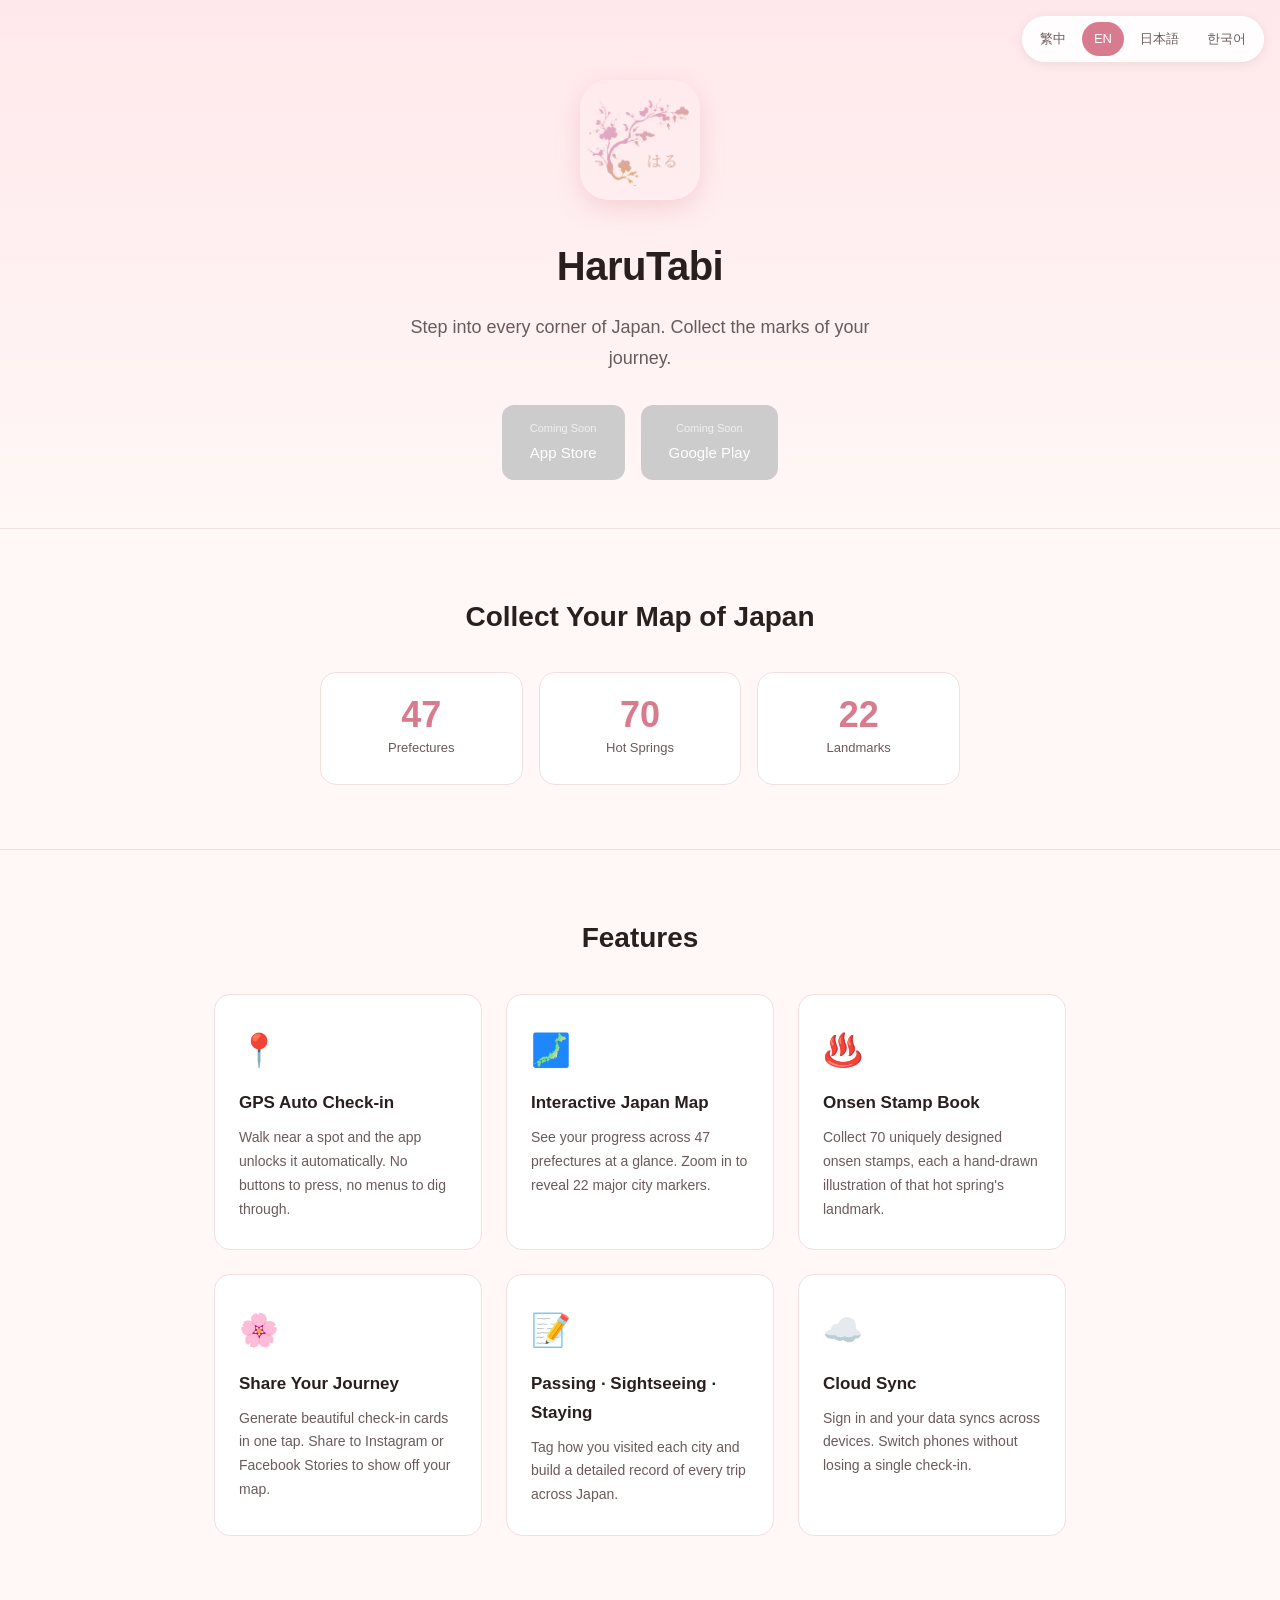
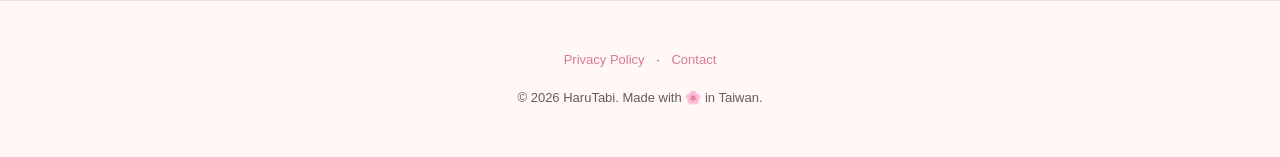
<file: index.html>
<!DOCTYPE html>
<html lang="en">
<head>
<meta charset="UTF-8">
<meta name="viewport" content="width=device-width, initial-scale=1.0">
<title>HaruTabi</title>
<meta name="description" content="HaruTabi — Japan travel check-in app. Collect prefectures, hot springs, and landmarks across Japan.">
<link rel="icon" type="image/png" href="/icon.png">
<link rel="alternate" hreflang="zh-Hant" href="https://joshuall.github.io/zh/">
<link rel="alternate" hreflang="en" href="https://joshuall.github.io/en/">
<link rel="alternate" hreflang="ja" href="https://joshuall.github.io/ja/">
<link rel="alternate" hreflang="ko" href="https://joshuall.github.io/ko/">
<link rel="alternate" hreflang="x-default" href="https://joshuall.github.io/">
<script>
(function() {
  var lang = (navigator.language || navigator.userLanguage || 'en').toLowerCase();
  var target = '/en/';
  if (lang.startsWith('zh')) target = '/zh/';
  else if (lang.startsWith('ja')) target = '/ja/';
  else if (lang.startsWith('ko')) target = '/ko/';
  location.replace(target);
})();
</script>
<meta http-equiv="refresh" content="0; url=/en/">
<style>
  body{font-family:-apple-system,BlinkMacSystemFont,sans-serif;background:#FFF8F6;color:#2A1F1F;display:flex;align-items:center;justify-content:center;min-height:100vh;margin:0;padding:24px;text-align:center}
  .box{max-width:440px}
  h1{font-size:28px;margin-bottom:8px}
  p{color:#6B5A5A;margin-bottom:24px}
  .langs{display:flex;gap:8px;justify-content:center;flex-wrap:wrap}
  .langs a{padding:10px 18px;background:#D97B8E;color:white;text-decoration:none;border-radius:999px;font-size:14px;font-weight:500}
  .langs a:hover{background:#C5667A}
</style>
</head>
<body>
<div class="box">
  <h1>HaruTabi</h1>
  <p>Choose your language / 選擇語言 / 言語を選択 / 언어 선택</p>
  <div class="langs">
    <a href="/zh/">繁中</a>
    <a href="/en/">English</a>
    <a href="/ja/">日本語</a>
    <a href="/ko/">한국어</a>
  </div>
</div>
</body>
</html>
</file>
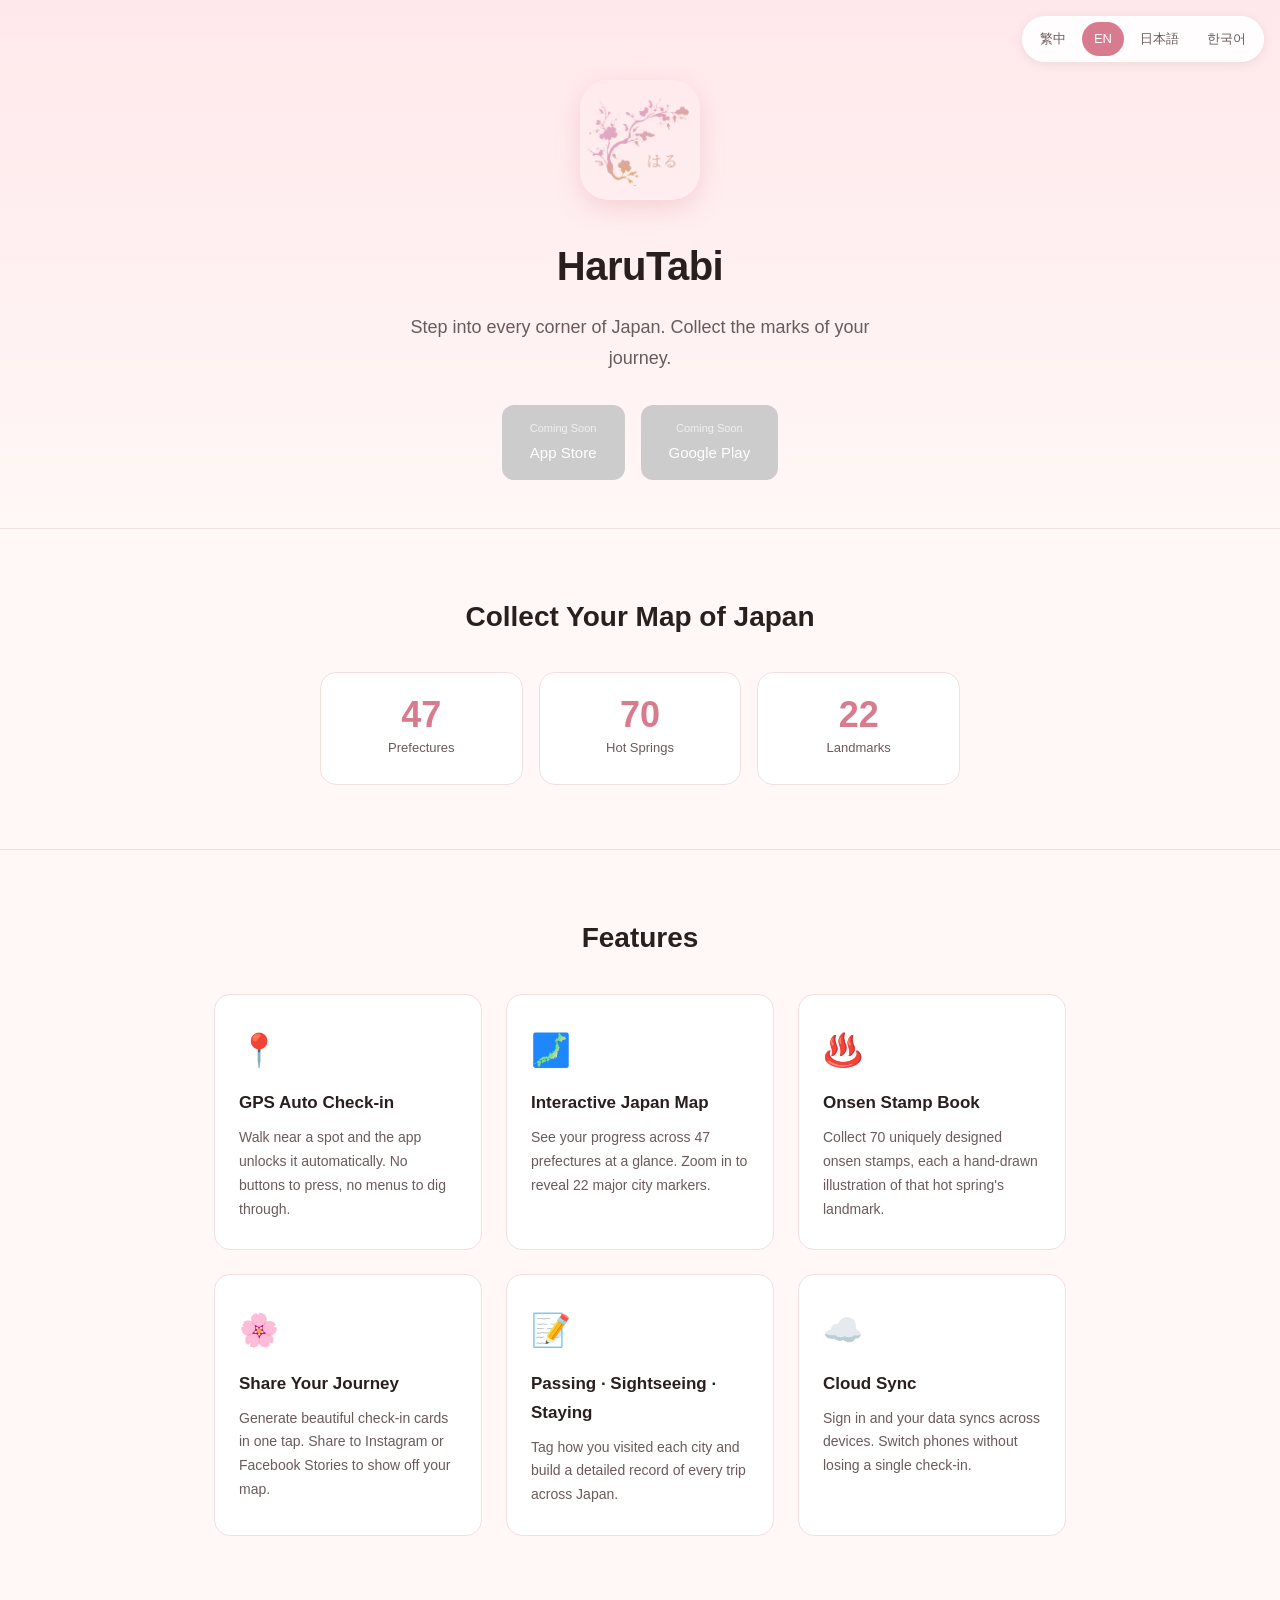
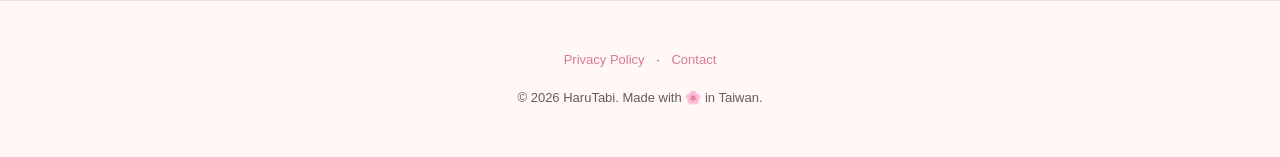
<file: en/index.html>
<!DOCTYPE html>
<html lang="en">
<head>
<meta charset="UTF-8">
<meta name="viewport" content="width=device-width, initial-scale=1.0">
<title>HaruTabi — Collect Your Japan Journey</title>
<meta name="description" content="HaruTabi is a Japan travel check-in app. GPS auto check-in at 47 prefectures, 70 iconic hot springs, and 22 landmarks. Unlock stamps and paint your own map of Japan.">
<meta property="og:title" content="HaruTabi — Collect Your Japan Journey">
<meta property="og:description" content="Step into every corner of Japan. Collect the marks of your journey.">
<meta property="og:type" content="website">
<meta property="og:url" content="https://joshuall.github.io/en/">
<link rel="icon" type="image/png" href="/icon.png">
<link rel="canonical" href="https://joshuall.github.io/en/">
<link rel="alternate" hreflang="zh-Hant" href="https://joshuall.github.io/zh/">
<link rel="alternate" hreflang="en" href="https://joshuall.github.io/en/">
<link rel="alternate" hreflang="ja" href="https://joshuall.github.io/ja/">
<link rel="alternate" hreflang="ko" href="https://joshuall.github.io/ko/">
<link rel="alternate" hreflang="x-default" href="https://joshuall.github.io/">
<link rel="stylesheet" href="/styles.css">
</head>
<body>

<nav class="lang-switcher" aria-label="Language">
  <a href="/zh/" hreflang="zh-Hant">繁中</a>
  <a href="/en/" class="active" hreflang="en">EN</a>
  <a href="/ja/" hreflang="ja">日本語</a>
  <a href="/ko/" hreflang="ko">한국어</a>
</nav>

<header>
  <img class="icon" src="/icon.png" alt="HaruTabi" onerror="this.style.display='none'">
  <h1>HaruTabi</h1>
  <p class="tagline">Step into every corner of Japan. Collect the marks of your journey.</p>
  <div class="store-badges">
    <a href="#" class="disabled">
      <span class="sub">Coming Soon</span>
      App Store
    </a>
    <a href="#" class="disabled">
      <span class="sub">Coming Soon</span>
      Google Play
    </a>
  </div>
</header>

<section>
  <div class="container">
    <h2>Collect Your Map of Japan</h2>
    <div class="stats">
      <div class="stat"><span class="num">47</span><span class="label">Prefectures</span></div>
      <div class="stat"><span class="num">70</span><span class="label">Hot Springs</span></div>
      <div class="stat"><span class="num">22</span><span class="label">Landmarks</span></div>
    </div>
  </div>
</section>

<section>
  <div class="container">
    <h2>Features</h2>
    <div class="features">
      <div class="feature">
        <span class="emoji">📍</span>
        <h3>GPS Auto Check-in</h3>
        <p>Walk near a spot and the app unlocks it automatically. No buttons to press, no menus to dig through.</p>
      </div>
      <div class="feature">
        <span class="emoji">🗾</span>
        <h3>Interactive Japan Map</h3>
        <p>See your progress across 47 prefectures at a glance. Zoom in to reveal 22 major city markers.</p>
      </div>
      <div class="feature">
        <span class="emoji">♨️</span>
        <h3>Onsen Stamp Book</h3>
        <p>Collect 70 uniquely designed onsen stamps, each a hand-drawn illustration of that hot spring's landmark.</p>
      </div>
      <div class="feature">
        <span class="emoji">🌸</span>
        <h3>Share Your Journey</h3>
        <p>Generate beautiful check-in cards in one tap. Share to Instagram or Facebook Stories to show off your map.</p>
      </div>
      <div class="feature">
        <span class="emoji">📝</span>
        <h3>Passing · Sightseeing · Staying</h3>
        <p>Tag how you visited each city and build a detailed record of every trip across Japan.</p>
      </div>
      <div class="feature">
        <span class="emoji">☁️</span>
        <h3>Cloud Sync</h3>
        <p>Sign in and your data syncs across devices. Switch phones without losing a single check-in.</p>
      </div>
    </div>
  </div>
</section>

<footer>
  <a href="/harutabi-privacy/">Privacy Policy</a>
  ·
  <a href="/harutabi-privacy/#contact">Contact</a>
  <div class="copyright">© 2026 HaruTabi. Made with 🌸 in Taiwan.</div>
</footer>

</body>
</html>
</file>
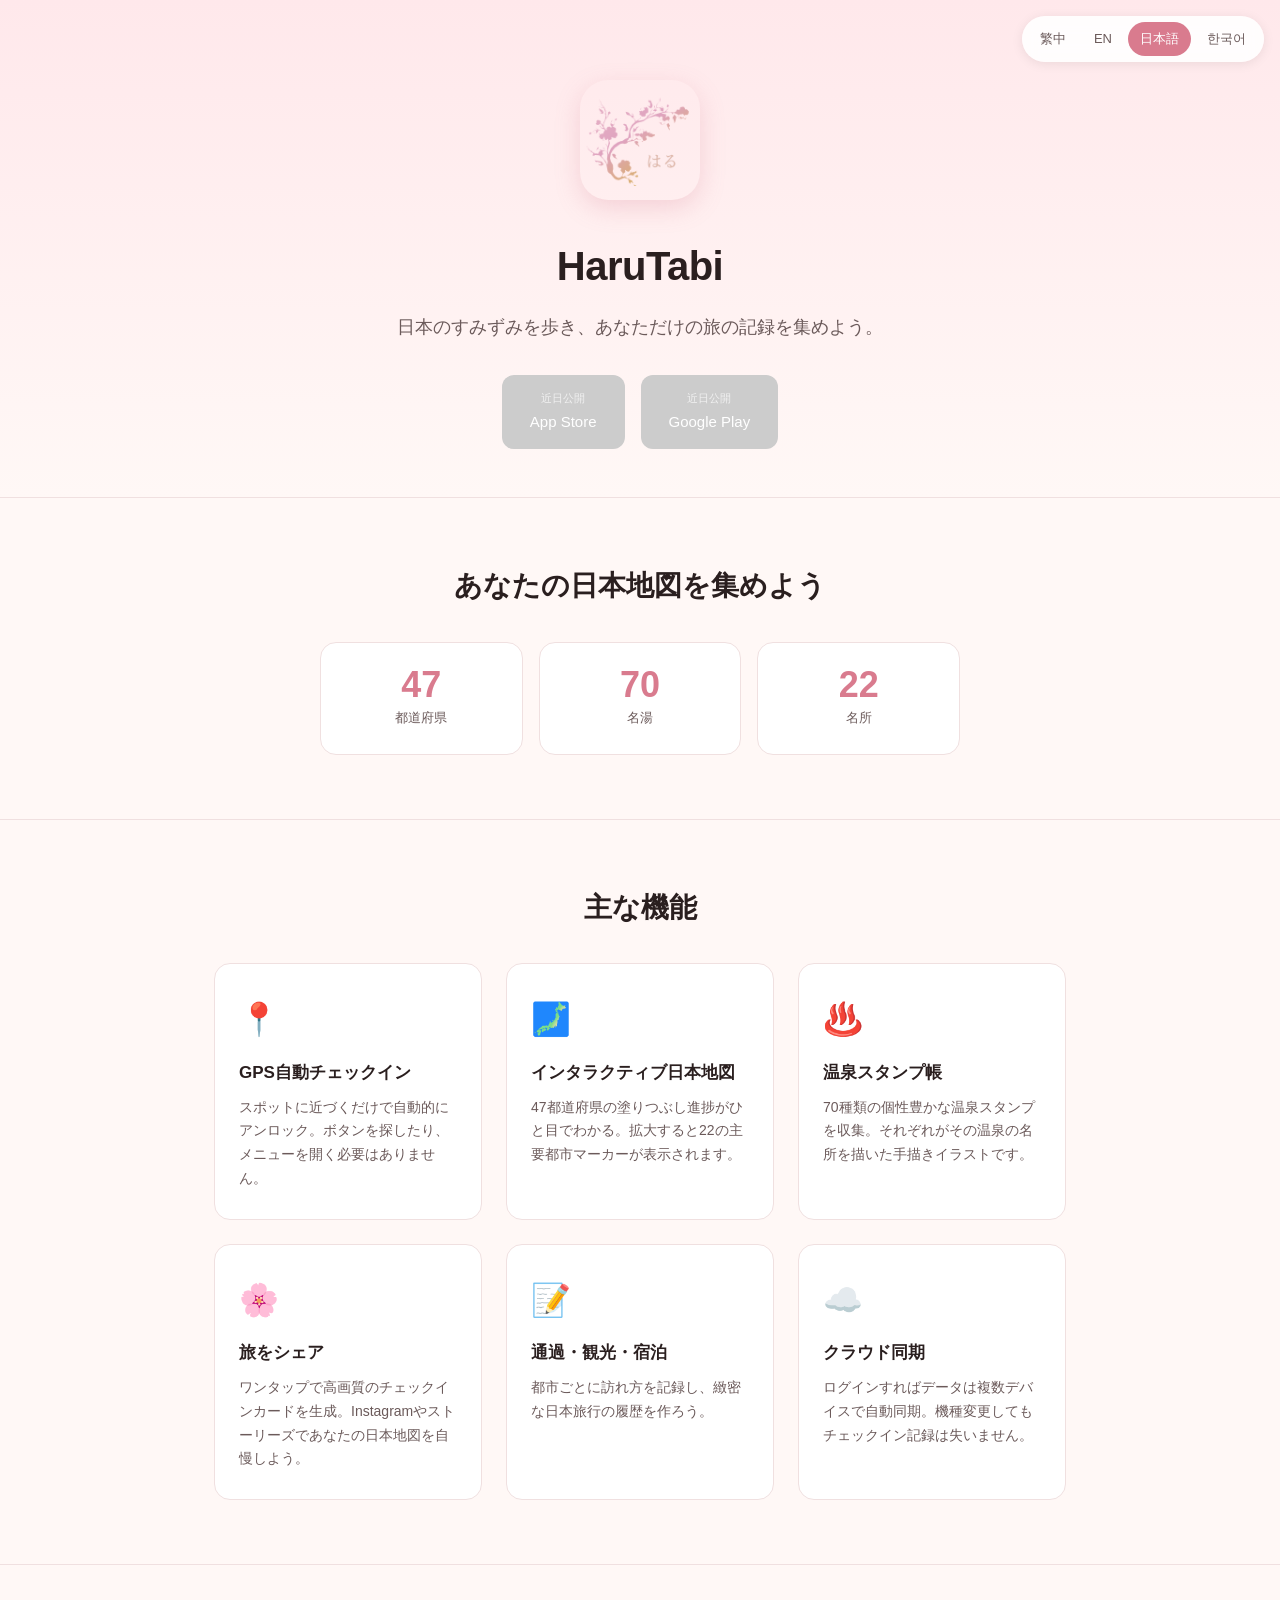
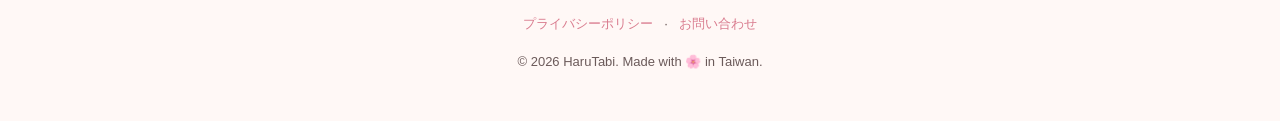
<file: ja/index.html>
<!DOCTYPE html>
<html lang="ja">
<head>
<meta charset="UTF-8">
<meta name="viewport" content="width=device-width, initial-scale=1.0">
<title>HaruTabi — 日本旅コレクション</title>
<meta name="description" content="HaruTabi は日本旅行チェックインアプリ。47都道府県、70の名湯、22の名所をGPSで自動チェックイン。スタンプを解放し、あなただけの日本地図を描こう。">
<meta property="og:title" content="HaruTabi — 日本旅コレクション">
<meta property="og:description" content="日本のすみずみを歩き、あなただけの旅の記録を集めよう。">
<meta property="og:type" content="website">
<meta property="og:url" content="https://joshuall.github.io/ja/">
<link rel="icon" type="image/png" href="/icon.png">
<link rel="canonical" href="https://joshuall.github.io/ja/">
<link rel="alternate" hreflang="zh-Hant" href="https://joshuall.github.io/zh/">
<link rel="alternate" hreflang="en" href="https://joshuall.github.io/en/">
<link rel="alternate" hreflang="ja" href="https://joshuall.github.io/ja/">
<link rel="alternate" hreflang="ko" href="https://joshuall.github.io/ko/">
<link rel="alternate" hreflang="x-default" href="https://joshuall.github.io/">
<link rel="stylesheet" href="/styles.css">
</head>
<body>

<nav class="lang-switcher" aria-label="Language">
  <a href="/zh/" hreflang="zh-Hant">繁中</a>
  <a href="/en/" hreflang="en">EN</a>
  <a href="/ja/" class="active" hreflang="ja">日本語</a>
  <a href="/ko/" hreflang="ko">한국어</a>
</nav>

<header>
  <img class="icon" src="/icon.png" alt="HaruTabi" onerror="this.style.display='none'">
  <h1>HaruTabi</h1>
  <p class="tagline">日本のすみずみを歩き、あなただけの旅の記録を集めよう。</p>
  <div class="store-badges">
    <a href="#" class="disabled">
      <span class="sub">近日公開</span>
      App Store
    </a>
    <a href="#" class="disabled">
      <span class="sub">近日公開</span>
      Google Play
    </a>
  </div>
</header>

<section>
  <div class="container">
    <h2>あなたの日本地図を集めよう</h2>
    <div class="stats">
      <div class="stat"><span class="num">47</span><span class="label">都道府県</span></div>
      <div class="stat"><span class="num">70</span><span class="label">名湯</span></div>
      <div class="stat"><span class="num">22</span><span class="label">名所</span></div>
    </div>
  </div>
</section>

<section>
  <div class="container">
    <h2>主な機能</h2>
    <div class="features">
      <div class="feature">
        <span class="emoji">📍</span>
        <h3>GPS自動チェックイン</h3>
        <p>スポットに近づくだけで自動的にアンロック。ボタンを探したり、メニューを開く必要はありません。</p>
      </div>
      <div class="feature">
        <span class="emoji">🗾</span>
        <h3>インタラクティブ日本地図</h3>
        <p>47都道府県の塗りつぶし進捗がひと目でわかる。拡大すると22の主要都市マーカーが表示されます。</p>
      </div>
      <div class="feature">
        <span class="emoji">♨️</span>
        <h3>温泉スタンプ帳</h3>
        <p>70種類の個性豊かな温泉スタンプを収集。それぞれがその温泉の名所を描いた手描きイラストです。</p>
      </div>
      <div class="feature">
        <span class="emoji">🌸</span>
        <h3>旅をシェア</h3>
        <p>ワンタップで高画質のチェックインカードを生成。Instagramやストーリーズであなたの日本地図を自慢しよう。</p>
      </div>
      <div class="feature">
        <span class="emoji">📝</span>
        <h3>通過・観光・宿泊</h3>
        <p>都市ごとに訪れ方を記録し、緻密な日本旅行の履歴を作ろう。</p>
      </div>
      <div class="feature">
        <span class="emoji">☁️</span>
        <h3>クラウド同期</h3>
        <p>ログインすればデータは複数デバイスで自動同期。機種変更してもチェックイン記録は失いません。</p>
      </div>
    </div>
  </div>
</section>

<footer>
  <a href="/harutabi-privacy/">プライバシーポリシー</a>
  ·
  <a href="/harutabi-privacy/#contact">お問い合わせ</a>
  <div class="copyright">© 2026 HaruTabi. Made with 🌸 in Taiwan.</div>
</footer>

</body>
</html>
</file>
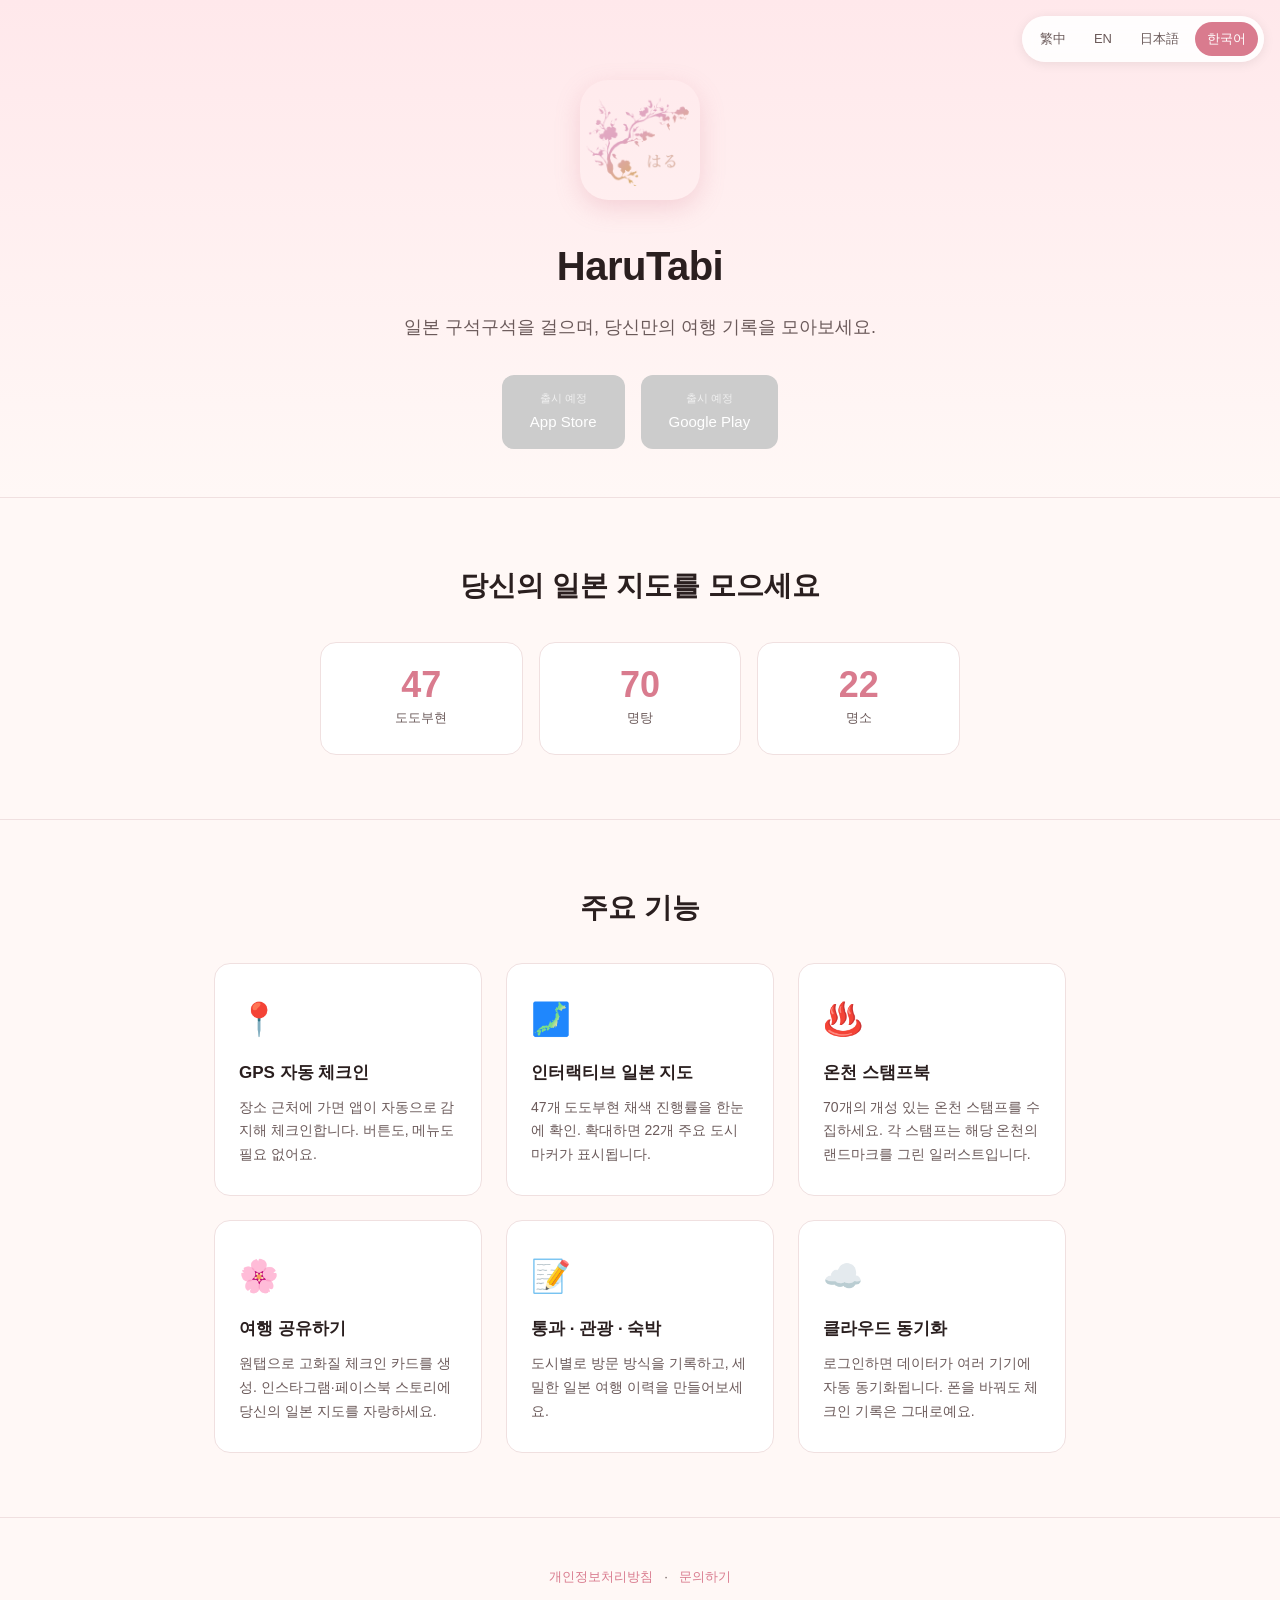
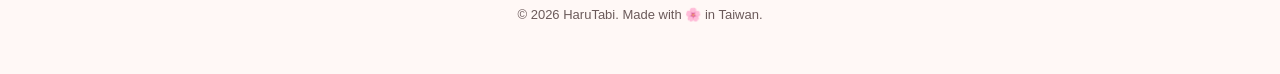
<file: ko/index.html>
<!DOCTYPE html>
<html lang="ko">
<head>
<meta charset="UTF-8">
<meta name="viewport" content="width=device-width, initial-scale=1.0">
<title>HaruTabi — 일본 여행 체크인 컬렉션</title>
<meta name="description" content="HaruTabi는 일본 여행 체크인 앱. 47개 도도부현, 70개 명탕, 22개 명소를 GPS로 자동 체크인. 스탬프를 모으고 당신만의 일본 지도를 그려보세요.">
<meta property="og:title" content="HaruTabi — 일본 여행 체크인 컬렉션">
<meta property="og:description" content="일본 구석구석을 걸으며, 당신만의 여행 기록을 모아보세요.">
<meta property="og:type" content="website">
<meta property="og:url" content="https://joshuall.github.io/ko/">
<link rel="icon" type="image/png" href="/icon.png">
<link rel="canonical" href="https://joshuall.github.io/ko/">
<link rel="alternate" hreflang="zh-Hant" href="https://joshuall.github.io/zh/">
<link rel="alternate" hreflang="en" href="https://joshuall.github.io/en/">
<link rel="alternate" hreflang="ja" href="https://joshuall.github.io/ja/">
<link rel="alternate" hreflang="ko" href="https://joshuall.github.io/ko/">
<link rel="alternate" hreflang="x-default" href="https://joshuall.github.io/">
<link rel="stylesheet" href="/styles.css">
</head>
<body>

<nav class="lang-switcher" aria-label="Language">
  <a href="/zh/" hreflang="zh-Hant">繁中</a>
  <a href="/en/" hreflang="en">EN</a>
  <a href="/ja/" hreflang="ja">日本語</a>
  <a href="/ko/" class="active" hreflang="ko">한국어</a>
</nav>

<header>
  <img class="icon" src="/icon.png" alt="HaruTabi" onerror="this.style.display='none'">
  <h1>HaruTabi</h1>
  <p class="tagline">일본 구석구석을 걸으며, 당신만의 여행 기록을 모아보세요.</p>
  <div class="store-badges">
    <a href="#" class="disabled">
      <span class="sub">출시 예정</span>
      App Store
    </a>
    <a href="#" class="disabled">
      <span class="sub">출시 예정</span>
      Google Play
    </a>
  </div>
</header>

<section>
  <div class="container">
    <h2>당신의 일본 지도를 모으세요</h2>
    <div class="stats">
      <div class="stat"><span class="num">47</span><span class="label">도도부현</span></div>
      <div class="stat"><span class="num">70</span><span class="label">명탕</span></div>
      <div class="stat"><span class="num">22</span><span class="label">명소</span></div>
    </div>
  </div>
</section>

<section>
  <div class="container">
    <h2>주요 기능</h2>
    <div class="features">
      <div class="feature">
        <span class="emoji">📍</span>
        <h3>GPS 자동 체크인</h3>
        <p>장소 근처에 가면 앱이 자동으로 감지해 체크인합니다. 버튼도, 메뉴도 필요 없어요.</p>
      </div>
      <div class="feature">
        <span class="emoji">🗾</span>
        <h3>인터랙티브 일본 지도</h3>
        <p>47개 도도부현 채색 진행률을 한눈에 확인. 확대하면 22개 주요 도시 마커가 표시됩니다.</p>
      </div>
      <div class="feature">
        <span class="emoji">♨️</span>
        <h3>온천 스탬프북</h3>
        <p>70개의 개성 있는 온천 스탬프를 수집하세요. 각 스탬프는 해당 온천의 랜드마크를 그린 일러스트입니다.</p>
      </div>
      <div class="feature">
        <span class="emoji">🌸</span>
        <h3>여행 공유하기</h3>
        <p>원탭으로 고화질 체크인 카드를 생성. 인스타그램·페이스북 스토리에 당신의 일본 지도를 자랑하세요.</p>
      </div>
      <div class="feature">
        <span class="emoji">📝</span>
        <h3>통과 · 관광 · 숙박</h3>
        <p>도시별로 방문 방식을 기록하고, 세밀한 일본 여행 이력을 만들어보세요.</p>
      </div>
      <div class="feature">
        <span class="emoji">☁️</span>
        <h3>클라우드 동기화</h3>
        <p>로그인하면 데이터가 여러 기기에 자동 동기화됩니다. 폰을 바꿔도 체크인 기록은 그대로예요.</p>
      </div>
    </div>
  </div>
</section>

<footer>
  <a href="/harutabi-privacy/">개인정보처리방침</a>
  ·
  <a href="/harutabi-privacy/#contact">문의하기</a>
  <div class="copyright">© 2026 HaruTabi. Made with 🌸 in Taiwan.</div>
</footer>

</body>
</html>
</file>
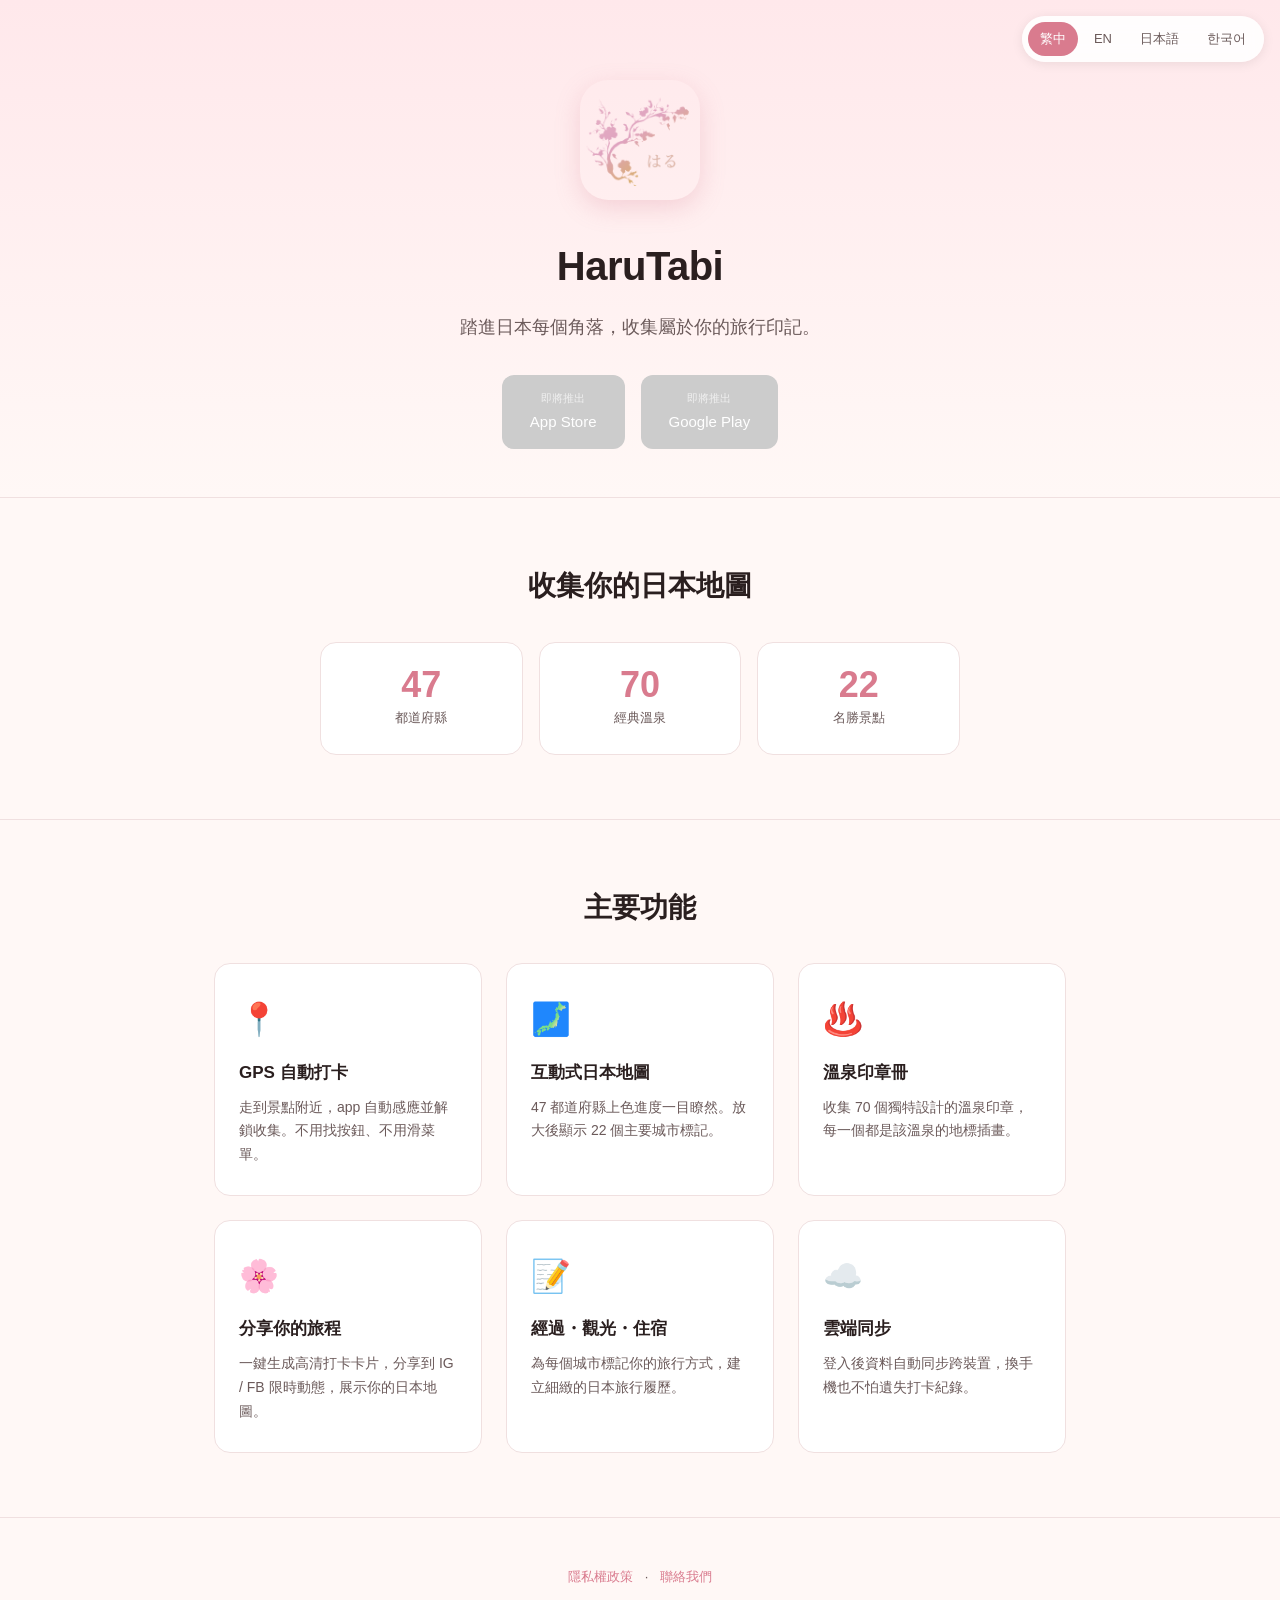
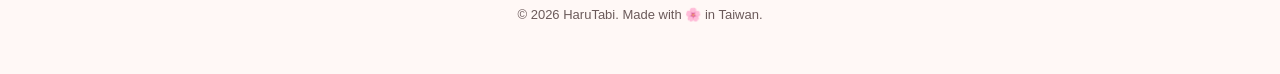
<file: zh/index.html>
<!DOCTYPE html>
<html lang="zh-Hant">
<head>
<meta charset="UTF-8">
<meta name="viewport" content="width=device-width, initial-scale=1.0">
<title>HaruTabi — 日本旅行打卡收集</title>
<meta name="description" content="HaruTabi 是一款日本旅行打卡 app。GPS 自動打卡 47 都道府縣與 70 個經典溫泉、22 個名勝，解鎖專屬印章，繪製你獨一無二的日本旅行地圖。">
<meta property="og:title" content="HaruTabi — 日本旅行打卡收集">
<meta property="og:description" content="踏進日本每個角落，收集屬於你的旅行印記。">
<meta property="og:type" content="website">
<meta property="og:url" content="https://joshuall.github.io/zh/">
<link rel="icon" type="image/png" href="/icon.png">
<link rel="canonical" href="https://joshuall.github.io/zh/">
<link rel="alternate" hreflang="zh-Hant" href="https://joshuall.github.io/zh/">
<link rel="alternate" hreflang="en" href="https://joshuall.github.io/en/">
<link rel="alternate" hreflang="ja" href="https://joshuall.github.io/ja/">
<link rel="alternate" hreflang="ko" href="https://joshuall.github.io/ko/">
<link rel="alternate" hreflang="x-default" href="https://joshuall.github.io/">
<link rel="stylesheet" href="/styles.css">
</head>
<body>

<nav class="lang-switcher" aria-label="Language">
  <a href="/zh/" class="active" hreflang="zh-Hant">繁中</a>
  <a href="/en/" hreflang="en">EN</a>
  <a href="/ja/" hreflang="ja">日本語</a>
  <a href="/ko/" hreflang="ko">한국어</a>
</nav>

<header>
  <img class="icon" src="/icon.png" alt="HaruTabi" onerror="this.style.display='none'">
  <h1>HaruTabi</h1>
  <p class="tagline">踏進日本每個角落，收集屬於你的旅行印記。</p>
  <div class="store-badges">
    <a href="#" class="disabled">
      <span class="sub">即將推出</span>
      App Store
    </a>
    <a href="#" class="disabled">
      <span class="sub">即將推出</span>
      Google Play
    </a>
  </div>
</header>

<section>
  <div class="container">
    <h2>收集你的日本地圖</h2>
    <div class="stats">
      <div class="stat"><span class="num">47</span><span class="label">都道府縣</span></div>
      <div class="stat"><span class="num">70</span><span class="label">經典溫泉</span></div>
      <div class="stat"><span class="num">22</span><span class="label">名勝景點</span></div>
    </div>
  </div>
</section>

<section>
  <div class="container">
    <h2>主要功能</h2>
    <div class="features">
      <div class="feature">
        <span class="emoji">📍</span>
        <h3>GPS 自動打卡</h3>
        <p>走到景點附近，app 自動感應並解鎖收集。不用找按鈕、不用滑菜單。</p>
      </div>
      <div class="feature">
        <span class="emoji">🗾</span>
        <h3>互動式日本地圖</h3>
        <p>47 都道府縣上色進度一目瞭然。放大後顯示 22 個主要城市標記。</p>
      </div>
      <div class="feature">
        <span class="emoji">♨️</span>
        <h3>溫泉印章冊</h3>
        <p>收集 70 個獨特設計的溫泉印章，每一個都是該溫泉的地標插畫。</p>
      </div>
      <div class="feature">
        <span class="emoji">🌸</span>
        <h3>分享你的旅程</h3>
        <p>一鍵生成高清打卡卡片，分享到 IG / FB 限時動態，展示你的日本地圖。</p>
      </div>
      <div class="feature">
        <span class="emoji">📝</span>
        <h3>經過・觀光・住宿</h3>
        <p>為每個城市標記你的旅行方式，建立細緻的日本旅行履歷。</p>
      </div>
      <div class="feature">
        <span class="emoji">☁️</span>
        <h3>雲端同步</h3>
        <p>登入後資料自動同步跨裝置，換手機也不怕遺失打卡紀錄。</p>
      </div>
    </div>
  </div>
</section>

<footer>
  <a href="/harutabi-privacy/">隱私權政策</a>
  ·
  <a href="/harutabi-privacy/#contact">聯絡我們</a>
  <div class="copyright">© 2026 HaruTabi. Made with 🌸 in Taiwan.</div>
</footer>

</body>
</html>
</file>
<file: styles.css>
:root {
  --pink: #F5A6B5;
  --pink-dark: #D97B8E;
  --bg: #FFF8F6;
  --text: #2A1F1F;
  --text-muted: #6B5A5A;
  --card: #FFFFFF;
  --border: #F0E0E0;
}
* { box-sizing: border-box; margin: 0; padding: 0; }
body {
  font-family: -apple-system, BlinkMacSystemFont, "Noto Sans TC", "Noto Sans JP", "Noto Sans KR", "PingFang TC", sans-serif;
  background: var(--bg);
  color: var(--text);
  line-height: 1.7;
  -webkit-font-smoothing: antialiased;
}
.container { max-width: 900px; margin: 0 auto; padding: 0 24px; }

.lang-switcher {
  position: fixed;
  top: 16px;
  right: 16px;
  display: flex;
  gap: 4px;
  background: rgba(255, 255, 255, 0.9);
  backdrop-filter: blur(8px);
  -webkit-backdrop-filter: blur(8px);
  padding: 6px;
  border-radius: 999px;
  box-shadow: 0 2px 12px rgba(0,0,0,0.08);
  z-index: 100;
}
.lang-switcher a {
  text-decoration: none;
  padding: 6px 12px;
  font-size: 13px;
  font-weight: 500;
  color: var(--text-muted);
  border-radius: 999px;
  transition: background 0.15s, color 0.15s;
}
.lang-switcher a:hover { background: rgba(245, 166, 181, 0.15); }
.lang-switcher a.active {
  background: var(--pink-dark);
  color: white;
}

header {
  text-align: center;
  padding: 80px 24px 48px;
  background: linear-gradient(180deg, #FFE8EB 0%, var(--bg) 100%);
}
header img.icon {
  width: 120px;
  height: 120px;
  border-radius: 28px;
  box-shadow: 0 8px 24px rgba(217, 123, 142, 0.25);
  margin-bottom: 24px;
}
header h1 {
  font-size: 40px;
  font-weight: 700;
  letter-spacing: -0.5px;
  margin-bottom: 12px;
}
header .tagline {
  font-size: 18px;
  color: var(--text-muted);
  max-width: 520px;
  margin: 0 auto;
}

.store-badges {
  display: flex;
  gap: 16px;
  justify-content: center;
  margin-top: 32px;
  flex-wrap: wrap;
}
.store-badges a {
  display: inline-block;
  padding: 14px 28px;
  background: var(--text);
  color: white;
  text-decoration: none;
  border-radius: 12px;
  font-size: 15px;
  font-weight: 500;
  transition: transform 0.15s, box-shadow 0.15s;
}
.store-badges a:hover {
  transform: translateY(-2px);
  box-shadow: 0 6px 16px rgba(0,0,0,0.15);
}
.store-badges a.disabled {
  background: #CCC;
  cursor: not-allowed;
  pointer-events: none;
}
.store-badges .sub {
  display: block;
  font-size: 11px;
  opacity: 0.7;
  margin-bottom: 2px;
}

section {
  padding: 64px 0;
  border-top: 1px solid var(--border);
}
h2 {
  font-size: 28px;
  font-weight: 700;
  margin-bottom: 32px;
  text-align: center;
}

.features {
  display: grid;
  grid-template-columns: repeat(auto-fit, minmax(260px, 1fr));
  gap: 24px;
}
.feature {
  background: var(--card);
  padding: 28px 24px;
  border-radius: 16px;
  border: 1px solid var(--border);
}
.feature .emoji { font-size: 32px; margin-bottom: 12px; display: block; }
.feature h3 { font-size: 17px; margin-bottom: 8px; }
.feature p { font-size: 14px; color: var(--text-muted); }

.stats {
  display: grid;
  grid-template-columns: repeat(3, 1fr);
  gap: 16px;
  max-width: 640px;
  margin: 0 auto;
}
.stat {
  text-align: center;
  padding: 24px 12px;
  background: var(--card);
  border-radius: 16px;
  border: 1px solid var(--border);
}
.stat .num {
  font-size: 36px;
  font-weight: 700;
  color: var(--pink-dark);
  display: block;
  line-height: 1;
}
.stat .label {
  font-size: 13px;
  color: var(--text-muted);
  margin-top: 8px;
}

footer {
  text-align: center;
  padding: 48px 24px;
  font-size: 13px;
  color: var(--text-muted);
  border-top: 1px solid var(--border);
}
footer a {
  color: var(--pink-dark);
  text-decoration: none;
  margin: 0 8px;
}
footer a:hover { text-decoration: underline; }
footer .copyright { margin-top: 16px; }

@media (max-width: 560px) {
  header { padding: 72px 24px 32px; }
  header h1 { font-size: 32px; }
  header .tagline { font-size: 16px; }
  h2 { font-size: 24px; }
  section { padding: 48px 0; }
  .stats { grid-template-columns: 1fr; }
  .lang-switcher { top: 12px; right: 12px; padding: 4px; }
  .lang-switcher a { padding: 5px 10px; font-size: 12px; }
}
</file>
